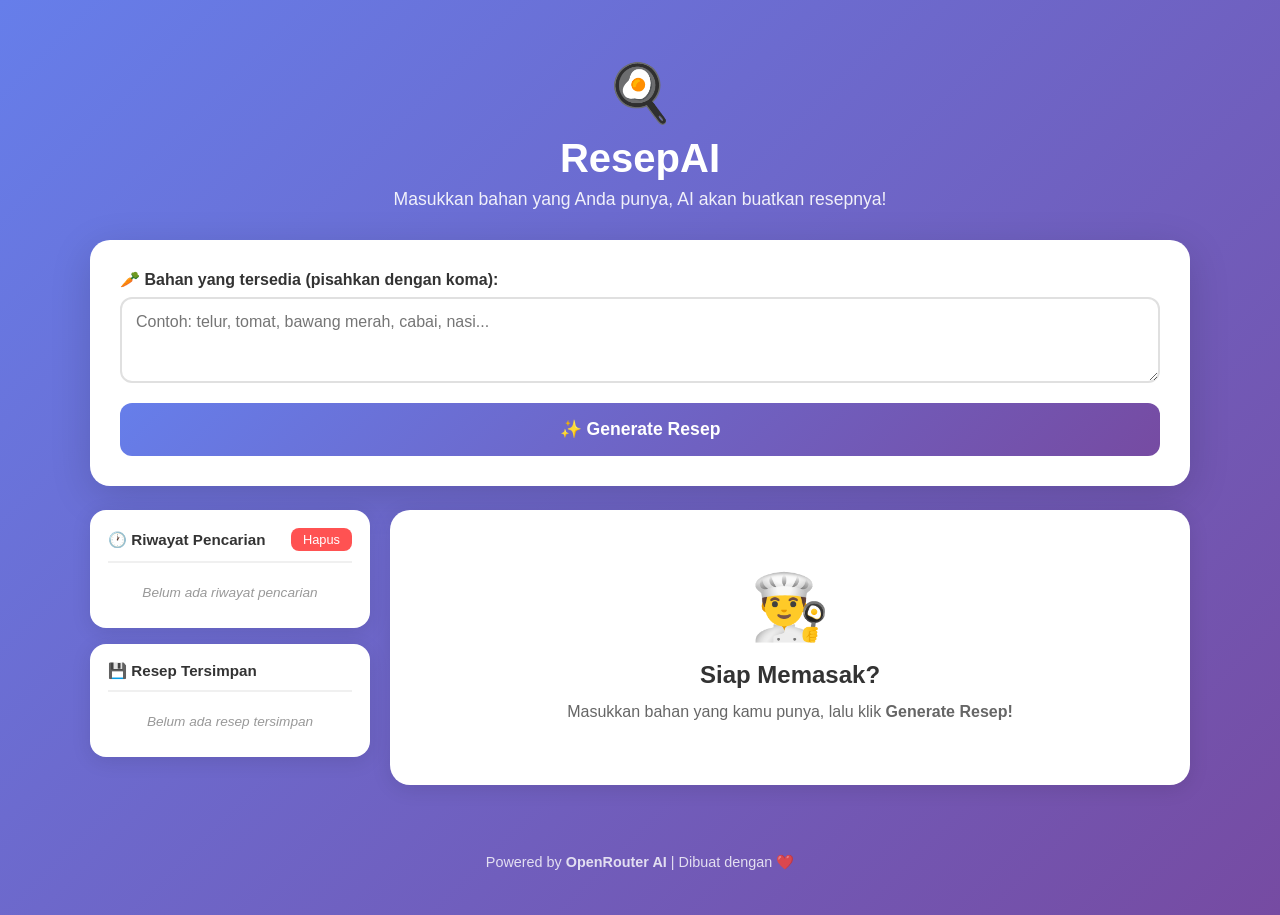
<file: index.html>
<!DOCTYPE html>
<html lang="id">
<head>
    <meta charset="UTF-8">
    <meta name="viewport" content="width=device-width, initial-scale=1.0">
    <title>ResepAI - Generator Resep Pintar</title>
    <link rel="stylesheet" href="style.css">
</head>
<body>
    <div class="container">

        <!-- ===== HEADER ===== -->
        <header class="header">
            <div class="header-icon">🍳</div>
            <h1>ResepAI</h1>
            <p>Masukkan bahan yang Anda punya, AI akan buatkan resepnya!</p>
        </header>

        <!-- ===== INPUT SECTION ===== -->
        <section class="input-section">
            <div class="input-group">
                <label for="bahan">🥕 Bahan yang tersedia (pisahkan dengan koma):</label>
                <textarea 
                    id="bahan" 
                    placeholder="Contoh: telur, tomat, bawang merah, cabai, nasi..."
                    rows="3"
                ></textarea>
            </div>
            
            <button type="button" id="generateBtn" class="btn-primary">
                ✨ Generate Resep
            </button>

            <!-- Loading -->
            <div id="loadingSpinner" class="hidden">
                <div class="spinner"></div>
                <p>Sedang membuat resep untukmu...</p>
            </div>
            
            <!-- Error
            <div id="errorMessage" class="error-message hidden"></div> -->
        </section>

        <!-- ===== MAIN CONTENT (2 KOLOM) ===== -->
        <!-- MAIN CONTENT: 2 KOLOM -->
        <div class="main-content">

            <!-- KOLOM KIRI -->
            <aside class="sidebar">
                <div class="sidebar-card">
                    <div class="sidebar-card-header">
                        <h3>🕐 Riwayat Pencarian</h3>
                        <button id="clearHistoryBtn" class="btn-clear">Hapus</button>
                    </div>
                    <div id="historyList">
                        <p class="empty-text">Belum ada riwayat pencarian</p>
                    </div>
                </div>

                <div class="sidebar-card">
                    <div class="sidebar-card-header">
                        <h3>💾 Resep Tersimpan</h3>
                    </div>
                    <div id="resepTersimpanList">
                        <p class="empty-text">Belum ada resep tersimpan</p>
                    </div>
                </div>
            </aside>

            <!-- KOLOM KANAN -->
            <main class="main-hasil">
                <section id="hasilSection" class="hasil-section hidden">
                    <h2>🍽️ Resep yang Bisa Dibuat</h2>
                    <div id="resepContainer"></div>
                </section>

                <div id="placeholderSection" class="placeholder-section">
                    <div class="placeholder-icon">👨‍🍳</div>
                    <h3>Siap Memasak?</h3>
                    <p>Masukkan bahan yang kamu punya, lalu klik <strong>Generate Resep!</strong></p>
                </div>
            </main>

        </div>

        <!-- ===== FOOTER ===== -->
        <footer class="footer">
            <p>Powered by <strong>OpenRouter AI</strong> | Dibuat dengan ❤️</p>
        </footer>

    </div>
    <script src="app.js"></script>
</body>
</html>
</file>
<file: style.css>
/* ===== RESET & BASE ===== */
* {
    margin: 0;
    padding: 0;
    box-sizing: border-box;
}

body {
    font-family: 'Segoe UI', Tahoma, Geneva, Verdana, sans-serif;
    background: linear-gradient(135deg, #667eea 0%, #764ba2 100%);
    min-height: 100vh;
    padding: 20px;
}

.container {
    max-width: 1100px;
    margin: 0 auto;
}

/* ===== HEADER ===== */
.header {
    text-align: center;
    padding: 40px 20px 30px;
    color: white;
}

.header-icon {
    font-size: 3.5rem;
    margin-bottom: 10px;
}

.header h1 {
    font-size: 2.5rem;
    font-weight: 800;
    margin-bottom: 8px;
}

.header p {
    font-size: 1.1rem;
    opacity: 0.9;
}

/* ===== INPUT SECTION ===== */
.input-section {
    background: white;
    border-radius: 20px;
    padding: 30px;
    margin-bottom: 24px;
    box-shadow: 0 10px 40px rgba(0,0,0,0.15);
}

.input-group {
    margin-bottom: 16px;
}

.input-group label {
    display: block;
    font-weight: 600;
    color: #333;
    margin-bottom: 8px;
    font-size: 1rem;
}

.input-group textarea {
    width: 100%;
    padding: 14px;
    border: 2px solid #e0e0e0;
    border-radius: 12px;
    font-size: 1rem;
    font-family: inherit;
    resize: vertical;
    transition: border-color 0.3s;
    color: #333;
}

.input-group textarea:focus {
    outline: none;
    border-color: #667eea;
    box-shadow: 0 0 0 3px rgba(102,126,234,0.15);
}

/* ===== BUTTON ===== */
.btn-primary {
    width: 100%;
    padding: 16px;
    background: linear-gradient(135deg, #667eea, #764ba2);
    color: white;
    border: none;
    border-radius: 12px;
    font-size: 1.1rem;
    font-weight: 700;
    cursor: pointer;
    transition: all 0.3s;
}

.btn-primary:hover {
    transform: translateY(-2px);
    box-shadow: 0 8px 25px rgba(102,126,234,0.4);
}

.btn-primary:disabled {
    opacity: 0.7;
    cursor: not-allowed;
    transform: none;
}

.btn-clear {
    background: #ff5252;
    color: white;
    border: none;
    border-radius: 8px;
    padding: 4px 12px;
    font-size: 0.8rem;
    cursor: pointer;
}

.btn-clear:hover {
    background: #d32f2f;
}

/* ===== MAIN CONTENT: 2 KOLOM ===== */
.main-content {
    display: grid;
    grid-template-columns: 280px 1fr;
    gap: 20px;
    align-items: start;
}

/* ===== SIDEBAR ===== */
.sidebar {
    display: flex;
    flex-direction: column;
    gap: 16px;
}

.sidebar-card {
    background: white;
    border-radius: 16px;
    padding: 18px;
    box-shadow: 0 4px 20px rgba(0,0,0,0.1);
}

.sidebar-card-header {
    display: flex;
    justify-content: space-between;
    align-items: center;
    margin-bottom: 12px;
    padding-bottom: 10px;
    border-bottom: 2px solid #f0f0f0;
}

.sidebar-card-header h3 {
    font-size: 0.95rem;
    color: #333;
    font-weight: 700;
}

.empty-text {
    color: #999;
    font-style: italic;
    font-size: 0.85rem;
    text-align: center;
    padding: 10px 0;
}

/* ===== HISTORY ITEM ===== */
.history-item {
    padding: 10px 12px;
    margin-bottom: 8px;
    background: #f8f9fa;
    border-radius: 10px;
    cursor: pointer;
    transition: all 0.2s;
    border-left: 3px solid #667eea;
}

.history-item:hover {
    background: #e8eaf6;
    transform: translateX(3px);
}

/* ===== MAIN HASIL ===== */
.main-hasil {
    min-height: 300px;
}

/* ===== PLACEHOLDER ===== */
.placeholder-section {
    background: white;
    border-radius: 20px;
    padding: 60px 30px;
    text-align: center;
    box-shadow: 0 4px 20px rgba(0,0,0,0.1);
}

.placeholder-icon {
    font-size: 4rem;
    margin-bottom: 16px;
}

.placeholder-section h3 {
    font-size: 1.5rem;
    color: #333;
    margin-bottom: 10px;
}

.placeholder-section p {
    color: #666;
    font-size: 1rem;
    line-height: 1.6;
}

/* ===== HASIL SECTION ===== */
.hasil-section {
    background: white;
    border-radius: 20px;
    padding: 24px;
    box-shadow: 0 4px 20px rgba(0,0,0,0.1);
}

.hasil-section h2 {
    font-size: 1.4rem;
    color: #333;
    margin-bottom: 20px;
    padding-bottom: 12px;
    border-bottom: 2px solid #f0f0f0;
}

/* ===== RESEP CARD ===== */
.resep-card {
    background: #fafafa;
    border: 1px solid #e0e0e0;
    border-radius: 16px;
    padding: 24px;
    margin-bottom: 20px;
    transition: box-shadow 0.3s;
}

.resep-card:hover {
    box-shadow: 0 6px 20px rgba(0,0,0,0.1);
}

.resep-header {
    display: flex;
    justify-content: space-between;
    align-items: flex-start;
    margin-bottom: 12px;
    gap: 10px;
}

.resep-title {
    font-size: 1.2rem;
    font-weight: 700;
    color: #222;
}

.resep-badge {
    background: linear-gradient(135deg, #667eea, #764ba2);
    color: white;
    padding: 4px 12px;
    border-radius: 20px;
    font-size: 0.8rem;
    font-weight: 600;
    white-space: nowrap;
}

.resep-bahan {
    background: #e8f5e9;
    border-radius: 10px;
    padding: 14px;
    margin-bottom: 12px;
}

.resep-bahan h4,
.resep-langkah h4 {
    font-size: 0.95rem;
    color: #333;
    margin-bottom: 8px;
}

.resep-bahan ul,
.resep-langkah ol {
    padding-left: 20px;
    color: #555;
    font-size: 0.9rem;
    line-height: 1.8;
}

.resep-langkah {
    background: #e3f2fd;
    border-radius: 10px;
    padding: 14px;
    margin-bottom: 12px;
}

.resep-tips {
    background: #fff8e1;
    border-left: 4px solid #ffc107;
    border-radius: 8px;
    padding: 12px 14px;
    font-size: 0.9rem;
    color: #555;
    margin-bottom: 16px;
}

/* ===== RESEP ACTIONS ===== */
.resep-actions {
    display: flex;
    gap: 10px;
}

.btn-simpan {
    flex: 1;
    padding: 10px;
    background: linear-gradient(135deg, #43a047, #2e7d32);
    color: white;
    border: none;
    border-radius: 10px;
    font-size: 0.9rem;
    font-weight: 600;
    cursor: pointer;
    transition: all 0.2s;
}

.btn-simpan:hover {
    transform: translateY(-1px);
    box-shadow: 0 4px 12px rgba(67,160,71,0.4);
}

.btn-simpan:disabled {
    opacity: 0.6;
    cursor: not-allowed;
    transform: none;
}

.btn-share {
    flex: 1;
    padding: 10px;
    background: linear-gradient(135deg, #1e88e5, #1565c0);
    color: white;
    border: none;
    border-radius: 10px;
    font-size: 0.9rem;
    font-weight: 600;
    cursor: pointer;
    transition: all 0.2s;
}

.btn-share:hover {
    transform: translateY(-1px);
    box-shadow: 0 4px 12px rgba(30,136,229,0.4);
}

/* ===== LOADING ===== */
.spinner {
    width: 40px;
    height: 40px;
    border: 4px solid #f0f0f0;
    border-top: 4px solid #667eea;
    border-radius: 50%;
    animation: spin 0.8s linear infinite;
    margin: 16px auto 8px;
}

@keyframes spin {
    to { transform: rotate(360deg); }
}

#loadingSpinner {
    text-align: center;
    color: #667eea;
    font-weight: 600;
    margin-top: 16px;
}

/* ===== ERROR ===== */
.error-message {
    background: #ffebee;
    border: 1px solid #ef9a9a;
    border-left: 4px solid #e53935;
    color: #c62828;
    padding: 12px 16px;
    border-radius: 10px;
    margin-top: 12px;
    font-size: 0.9rem;
}

/* ===== FOOTER ===== */
.footer {
    text-align: center;
    padding: 24px;
    color: rgba(255,255,255,0.8);
    font-size: 0.9rem;
    margin-top: 20px;
}

/* ===== HIDDEN ===== */
.hidden {
    display: none !important;
}

/* ===== RESPONSIVE MOBILE ===== */
@media (max-width: 768px) {
    body {
        padding: 12px;
    }

    .main-content {
        grid-template-columns: 1fr;  /* ← 1 kolom di mobile */
    }

    .header h1 {
        font-size: 1.8rem;
    }

    .resep-header {
        flex-direction: column;
        gap: 8px;
    }

    .resep-actions {
        flex-direction: column;
    }
}
</file>
